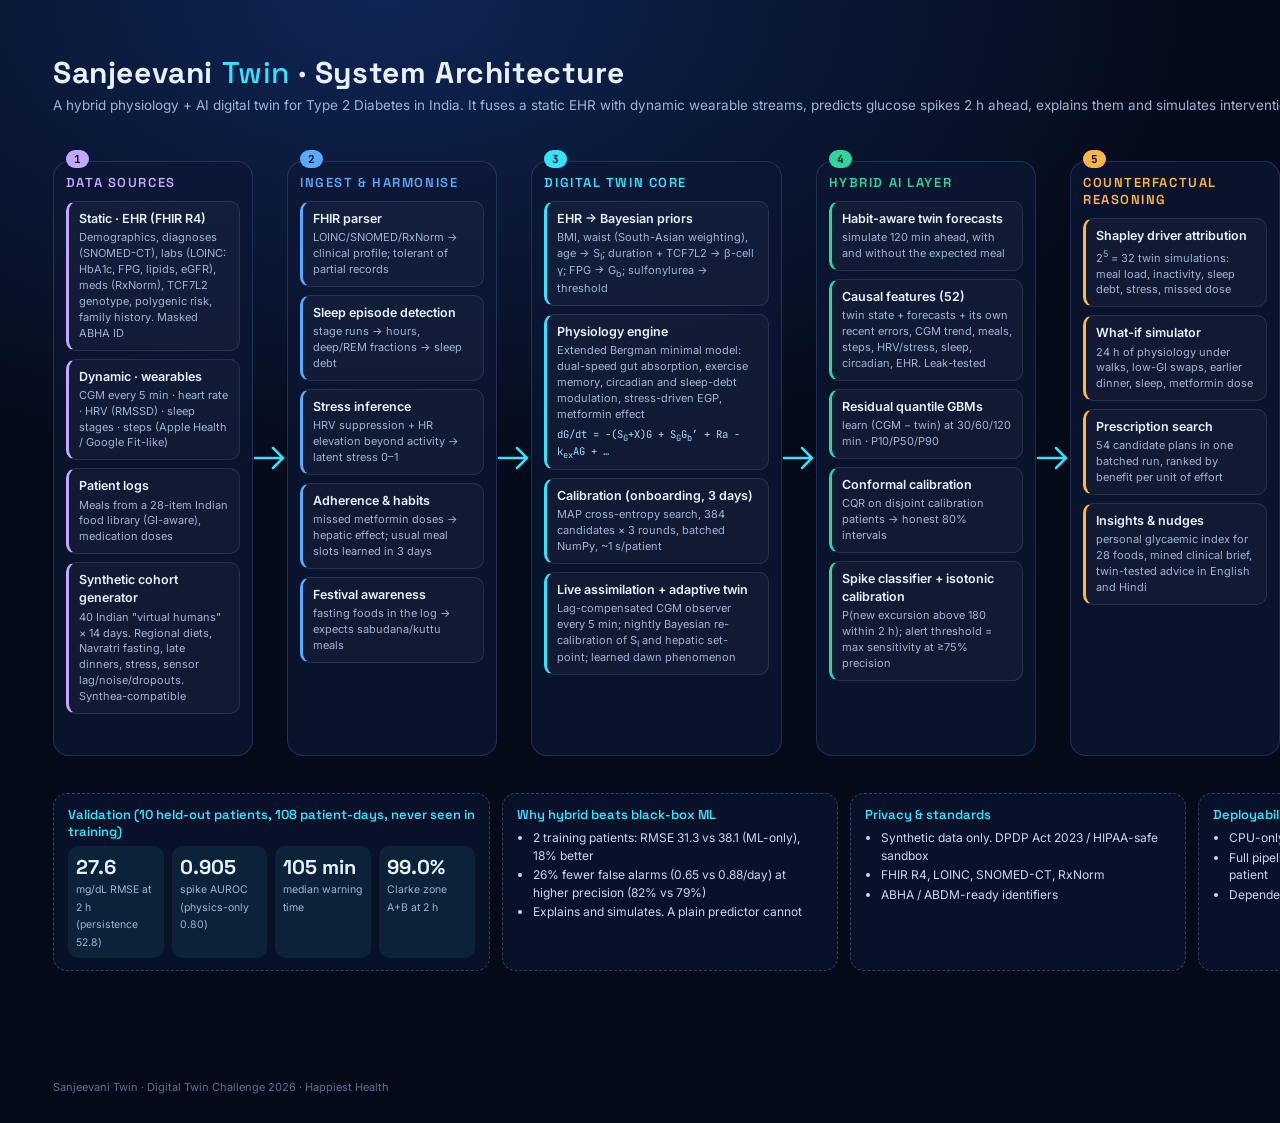
<file: docs/src/architecture.html>
<!doctype html>
<html lang="en">
<head>
<meta charset="utf-8">
<title>Sanjeevani Twin: Architecture</title>
<link href="https://fonts.googleapis.com/css2?family=Inter:wght@400;500;600;700&family=Space+Grotesk:wght@500;600;700&family=JetBrains+Mono:wght@400;600&display=swap" rel="stylesheet">
<style>
  @page { size: 420mm 297mm; margin: 0; }
  * { box-sizing: border-box; -webkit-print-color-adjust: exact; print-color-adjust: exact; }
  body { margin: 0; width: 420mm; height: 297mm; background: radial-gradient(1200px 700px at 30% 0%, #0f2554, #050a18 70%); color: #e8f1ff; font: 12px/1.45 Inter, sans-serif; padding: 14mm 14mm 10mm; position: relative; overflow: hidden; }
  h1 { font: 700 30px "Space Grotesk"; margin: 0; letter-spacing: .02em; }
  h1 span { color: #37e2ff; font-weight: 500; }
  .sub { color: #9fb2d8; font-size: 13.5px; margin-top: 4px; }
  .lanes { display: grid; grid-template-columns: 1fr 34px 1.05fr 34px 1.25fr 34px 1.1fr 34px 1.05fr 34px 1.1fr; margin-top: 12mm; align-items: stretch; }
  .lane { border: 1px solid rgba(130,190,255,.18); border-radius: 16px; background: rgba(13,24,54,.7); padding: 12px; display: flex; flex-direction: column; gap: 8px; position: relative; }
  .lane h2 { font: 600 13px "Space Grotesk"; margin: 0 0 2px; letter-spacing: .12em; text-transform: uppercase; color: var(--c); }
  .lane .n { position: absolute; top: -12px; left: 12px; background: var(--c); color: #04121c; font: 700 11px "JetBrains Mono"; border-radius: 99px; padding: 2px 8px; }
  .box { border: 1px solid rgba(255,255,255,.1); border-left: 3px solid var(--c); border-radius: 10px; padding: 8px 10px; background: rgba(255,255,255,.03); }
  .box b { display: block; font-weight: 600; font-size: 12.5px; }
  .box small { color: #9fb2d8; font-size: 11px; display: block; margin-top: 2px; }
  .arrow { display: grid; place-items: center; }
  .arrow svg { width: 34px; height: 60px; }
  .code { font: 10.5px "JetBrains Mono"; color: #9fd9ff; }
  .bottom { display: grid; grid-template-columns: 1.3fr 1fr 1fr 1fr; gap: 12px; margin-top: 10mm; }
  .panel { border: 1px dashed rgba(130,190,255,.3); border-radius: 14px; padding: 12px 14px; background: rgba(13,24,54,.5); }
  .panel h3 { margin: 0 0 6px; font: 600 13px "Space Grotesk"; color: #37e2ff; }
  .panel ul { margin: 0; padding-left: 16px; color: #c9d6f0; }
  .panel li { margin: 2px 0; }
  .metric { display: grid; grid-template-columns: repeat(4, 1fr); gap: 8px; }
  .metric div { background: rgba(55,226,255,.08); border-radius: 10px; padding: 8px; }
  .metric b { font: 700 20px "Space Grotesk"; display: block; }
  .metric span { color: #9fb2d8; font-size: 10.5px; }
  .foot { position: absolute; bottom: 7mm; left: 14mm; right: 14mm; display: flex; justify-content: space-between; color: #5d6f95; font-size: 11px; }
  .loop { position: absolute; left: 14mm; right: 14mm; top: 128mm; height: 0; }
</style>
</head>
<body>
  <h1>Sanjeevani <span>Twin</span> · System Architecture</h1>
  <div class="sub">A hybrid physiology + AI digital twin for Type 2 Diabetes in India. It fuses a static EHR with dynamic wearable streams, predicts glucose spikes 2 h ahead, explains them and simulates interventions.</div>

  <div class="lanes">
    <div class="lane" style="--c:#c4a7ff"><span class="n">1</span><h2>Data sources</h2>
      <div class="box"><b>Static · EHR (FHIR R4)</b><small>Demographics, diagnoses (SNOMED-CT), labs (LOINC: HbA1c, FPG, lipids, eGFR), meds (RxNorm), TCF7L2 genotype, polygenic risk, family history. Masked ABHA ID</small></div>
      <div class="box"><b>Dynamic · wearables</b><small>CGM every 5 min · heart rate · HRV (RMSSD) · sleep stages · steps (Apple Health / Google Fit-like)</small></div>
      <div class="box"><b>Patient logs</b><small>Meals from a 28-item Indian food library (GI-aware), medication doses</small></div>
      <div class="box"><b>Synthetic cohort generator</b><small>40 Indian "virtual humans" × 14 days. Regional diets, Navratri fasting, late dinners, stress, sensor lag/noise/dropouts. Synthea-compatible</small></div>
    </div>
    <div class="arrow"><svg viewBox="0 0 34 60"><path d="M2 30h26M20 20l10 10-10 10" fill="none" stroke="#37e2ff" stroke-width="2.5" stroke-linecap="round"/></svg></div>
    <div class="lane" style="--c:#5aa9ff"><span class="n">2</span><h2>Ingest &amp; harmonise</h2>
      <div class="box"><b>FHIR parser</b><small>LOINC/SNOMED/RxNorm → clinical profile; tolerant of partial records</small></div>
      <div class="box"><b>Sleep episode detection</b><small>stage runs → hours, deep/REM fractions → sleep debt</small></div>
      <div class="box"><b>Stress inference</b><small>HRV suppression + HR elevation beyond activity → latent stress 0–1</small></div>
      <div class="box"><b>Adherence &amp; habits</b><small>missed metformin doses → hepatic effect; usual meal slots learned in 3 days</small></div>
      <div class="box"><b>Festival awareness</b><small>fasting foods in the log → expects sabudana/kuttu meals</small></div>
    </div>
    <div class="arrow"><svg viewBox="0 0 34 60"><path d="M2 30h26M20 20l10 10-10 10" fill="none" stroke="#37e2ff" stroke-width="2.5" stroke-linecap="round"/></svg></div>
    <div class="lane" style="--c:#37e2ff"><span class="n">3</span><h2>Digital twin core</h2>
      <div class="box"><b>EHR → Bayesian priors</b><small>BMI, waist (South-Asian weighting), age → S<sub>I</sub>; duration + TCF7L2 → β-cell γ; FPG → G<sub>b</sub>; sulfonylurea → threshold</small></div>
      <div class="box"><b>Physiology engine</b><small>Extended Bergman minimal model: dual-speed gut absorption, exercise memory, circadian and sleep-debt modulation, stress-driven EGP, metformin effect</small>
        <div class="code" style="margin-top:4px">dG/dt = −(S<sub>G</sub>+X)G + S<sub>G</sub>G<sub>b</sub>′ + Ra − k<sub>ex</sub>AG + …</div></div>
      <div class="box"><b>Calibration (onboarding, 3 days)</b><small>MAP cross-entropy search, 384 candidates × 3 rounds, batched NumPy, ~1 s/patient</small></div>
      <div class="box"><b>Live assimilation + adaptive twin</b><small>Lag-compensated CGM observer every 5 min; nightly Bayesian re-calibration of S<sub>I</sub> and hepatic set-point; learned dawn phenomenon</small></div>
    </div>
    <div class="arrow"><svg viewBox="0 0 34 60"><path d="M2 30h26M20 20l10 10-10 10" fill="none" stroke="#37e2ff" stroke-width="2.5" stroke-linecap="round"/></svg></div>
    <div class="lane" style="--c:#2fd59a"><span class="n">4</span><h2>Hybrid AI layer</h2>
      <div class="box"><b>Habit-aware twin forecasts</b><small>simulate 120 min ahead, with and without the expected meal</small></div>
      <div class="box"><b>Causal features (52)</b><small>twin state + forecasts + its own recent errors, CGM trend, meals, steps, HRV/stress, sleep, circadian, EHR. Leak-tested</small></div>
      <div class="box"><b>Residual quantile GBMs</b><small>learn (CGM − twin) at 30/60/120 min · P10/P50/P90</small></div>
      <div class="box"><b>Conformal calibration</b><small>CQR on disjoint calibration patients → honest 80% intervals</small></div>
      <div class="box"><b>Spike classifier + isotonic calibration</b><small>P(new excursion above 180 within 2 h); alert threshold = max sensitivity at ≥75% precision</small></div>
    </div>
    <div class="arrow"><svg viewBox="0 0 34 60"><path d="M2 30h26M20 20l10 10-10 10" fill="none" stroke="#37e2ff" stroke-width="2.5" stroke-linecap="round"/></svg></div>
    <div class="lane" style="--c:#ffb547"><span class="n">5</span><h2>Counterfactual reasoning</h2>
      <div class="box"><b>Shapley driver attribution</b><small>2<sup>5</sup> = 32 twin simulations: meal load, inactivity, sleep debt, stress, missed dose</small></div>
      <div class="box"><b>What-if simulator</b><small>24 h of physiology under walks, low-GI swaps, earlier dinner, sleep, metformin dose</small></div>
      <div class="box"><b>Prescription search</b><small>54 candidate plans in one batched run, ranked by benefit per unit of effort</small></div>
      <div class="box"><b>Insights &amp; nudges</b><small>personal glycaemic index for 28 foods, mined clinical brief, twin-tested advice in English and Hindi</small></div>
    </div>
    <div class="arrow"><svg viewBox="0 0 34 60"><path d="M2 30h26M20 20l10 10-10 10" fill="none" stroke="#37e2ff" stroke-width="2.5" stroke-linecap="round"/></svg></div>
    <div class="lane" style="--c:#ff5fae"><span class="n">6</span><h2>Clinician experience</h2>
      <div class="box"><b>Clinic triage</b><small>40 live twins ranked by predicted risk and time to event</small></div>
      <div class="box"><b>3D holographic twin</b><small>organs glow with live state (insulin, gut, liver, HR, stress, muscle); glucose-coloured blood flow; data streams fuse in</small></div>
      <div class="box"><b>Spike countdown + drivers</b><small>ETA, peak, interval, Shapley bars</small></div>
      <div class="box"><b>Ghost twin · What-If Lab</b><small>two futures side by side in 3D, time-lapsed and synced to the chart; 54 futures visualised</small></div><div class="box"><b>FHIR in &amp; out · Model card · Guided tour</b><small>RiskAssessment export, track record, validation transparency</small></div>
      <div class="box"><b>Stdlib Python API</b><small>/cohort /patient /whatif /optimise /insights /fhir /fhir-out /metrics</small></div>
    </div>
  </div>

  <div class="bottom">
    <div class="panel"><h3>Validation (10 held-out patients, 108 patient-days, never seen in training)</h3>
      <div class="metric">
        <div><b>27.6</b><span>mg/dL RMSE at 2 h (persistence 52.8)</span></div>
        <div><b>0.905</b><span>spike AUROC (physics-only 0.80)</span></div>
        <div><b>105 min</b><span>median warning time</span></div>
        <div><b>99.0%</b><span>Clarke zone A+B at 2 h</span></div>
      </div></div>
    <div class="panel"><h3>Why hybrid beats black-box ML</h3><ul>
      <li>2 training patients: RMSE 31.3 vs 38.1 (ML-only), 18% better</li>
      <li>26% fewer false alarms (0.65 vs 0.88/day) at higher precision (82% vs 79%)</li>
      <li>Explains and simulates. A plain predictor cannot</li></ul></div>
    <div class="panel"><h3>Privacy &amp; standards</h3><ul>
      <li>Synthetic data only. DPDP Act 2023 / HIPAA-safe sandbox</li>
      <li>FHIR R4, LOINC, SNOMED-CT, RxNorm</li>
      <li>ABHA / ABDM-ready identifiers</li></ul></div>
    <div class="panel"><h3>Deployability</h3><ul>
      <li>CPU-only, runs on a laptop; no GPU or cloud</li>
      <li>Full pipeline in ~5 min; inference &lt; 50 ms per patient</li>
      <li>Dependencies: numpy, scipy, pandas, scikit-learn</li></ul></div>
  </div>
  <div class="foot"><span>Sanjeevani Twin · Digital Twin Challenge 2026 · Happiest Health</span><span>Open source · MIT License</span></div>
</body>
</html>
</file>
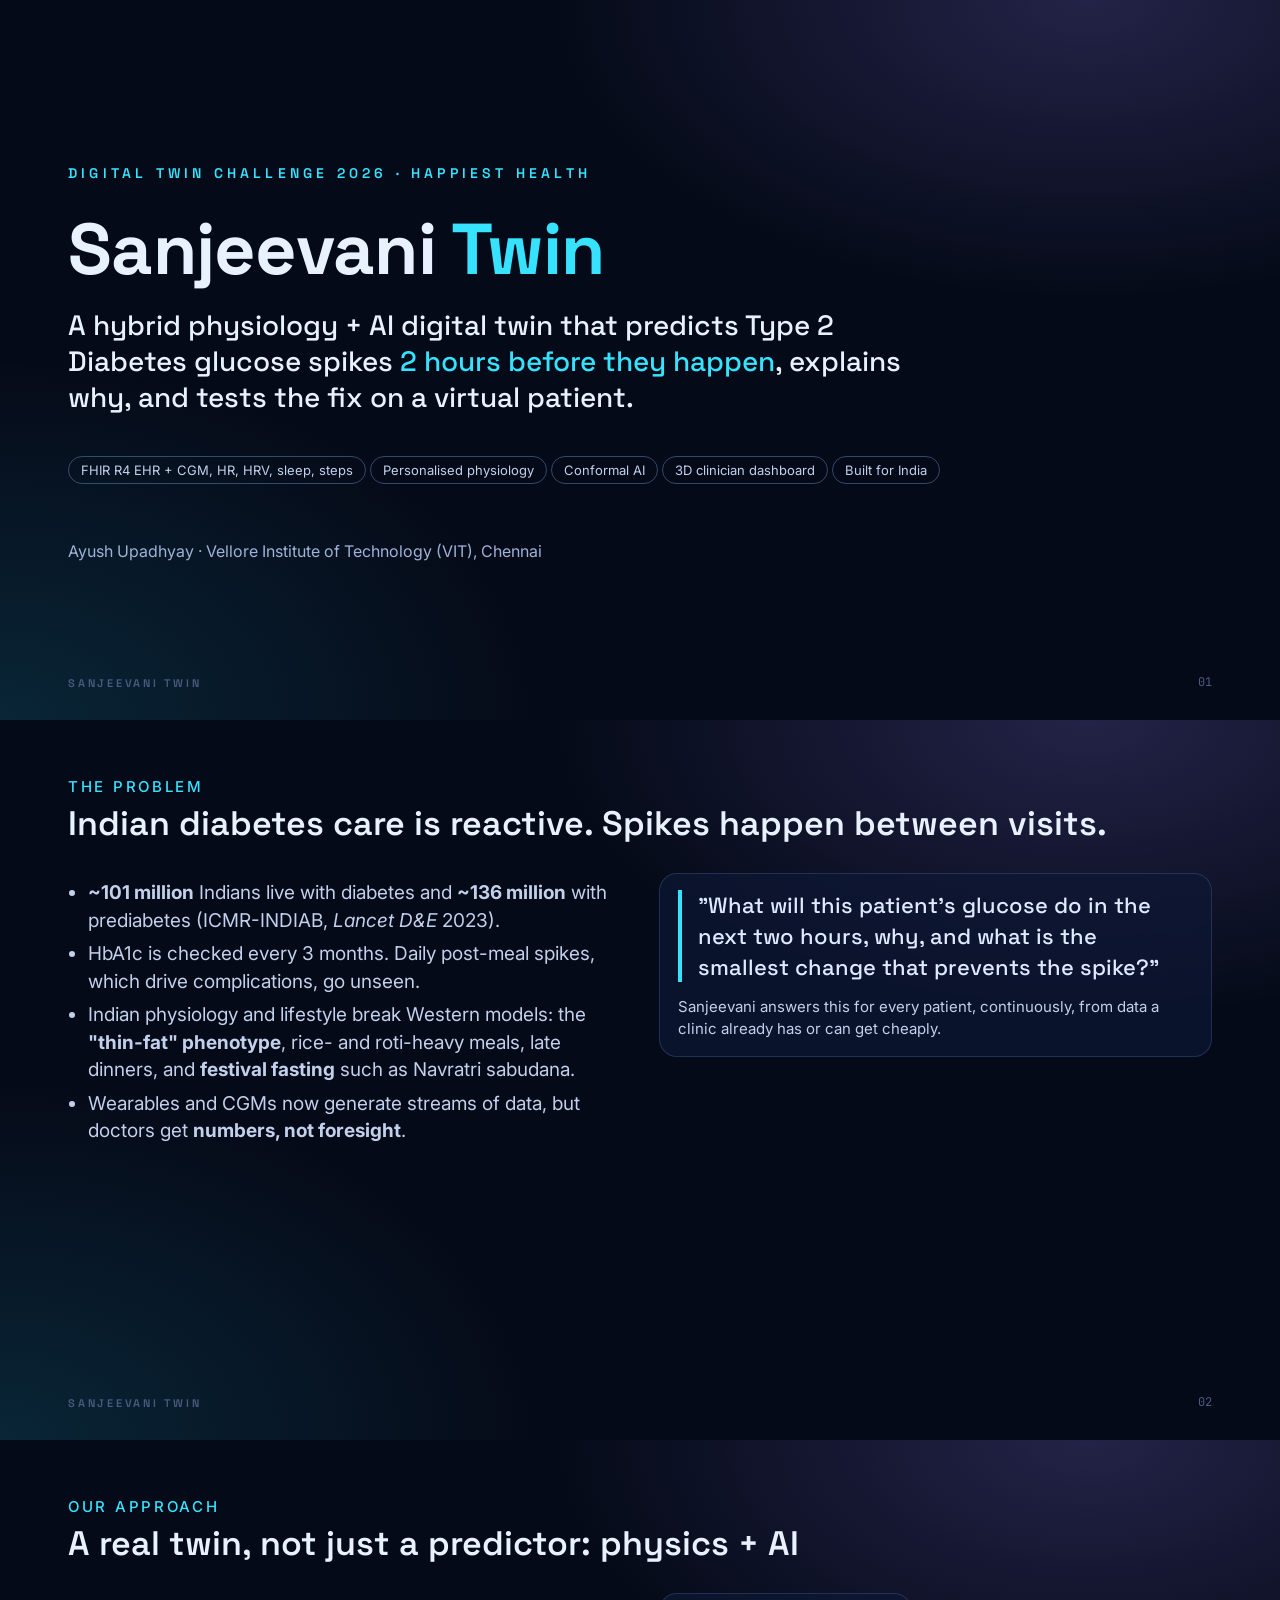
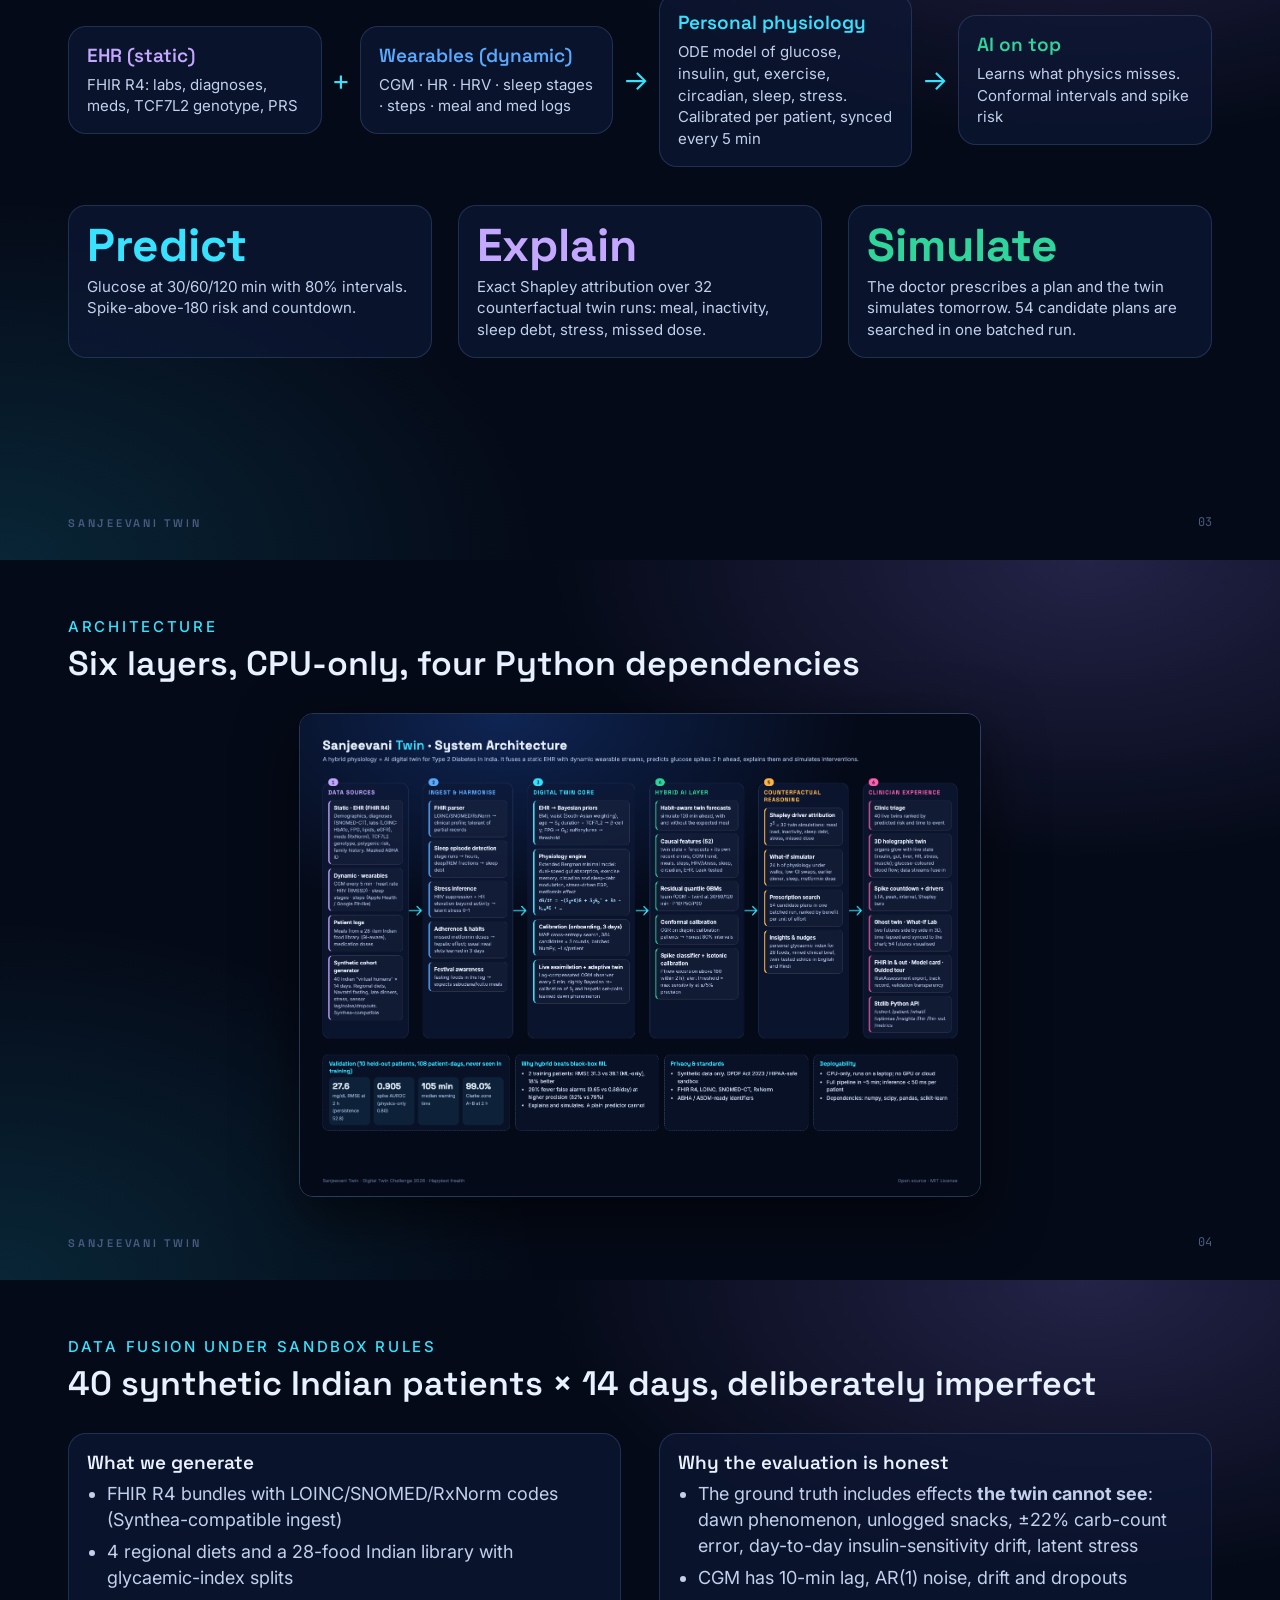
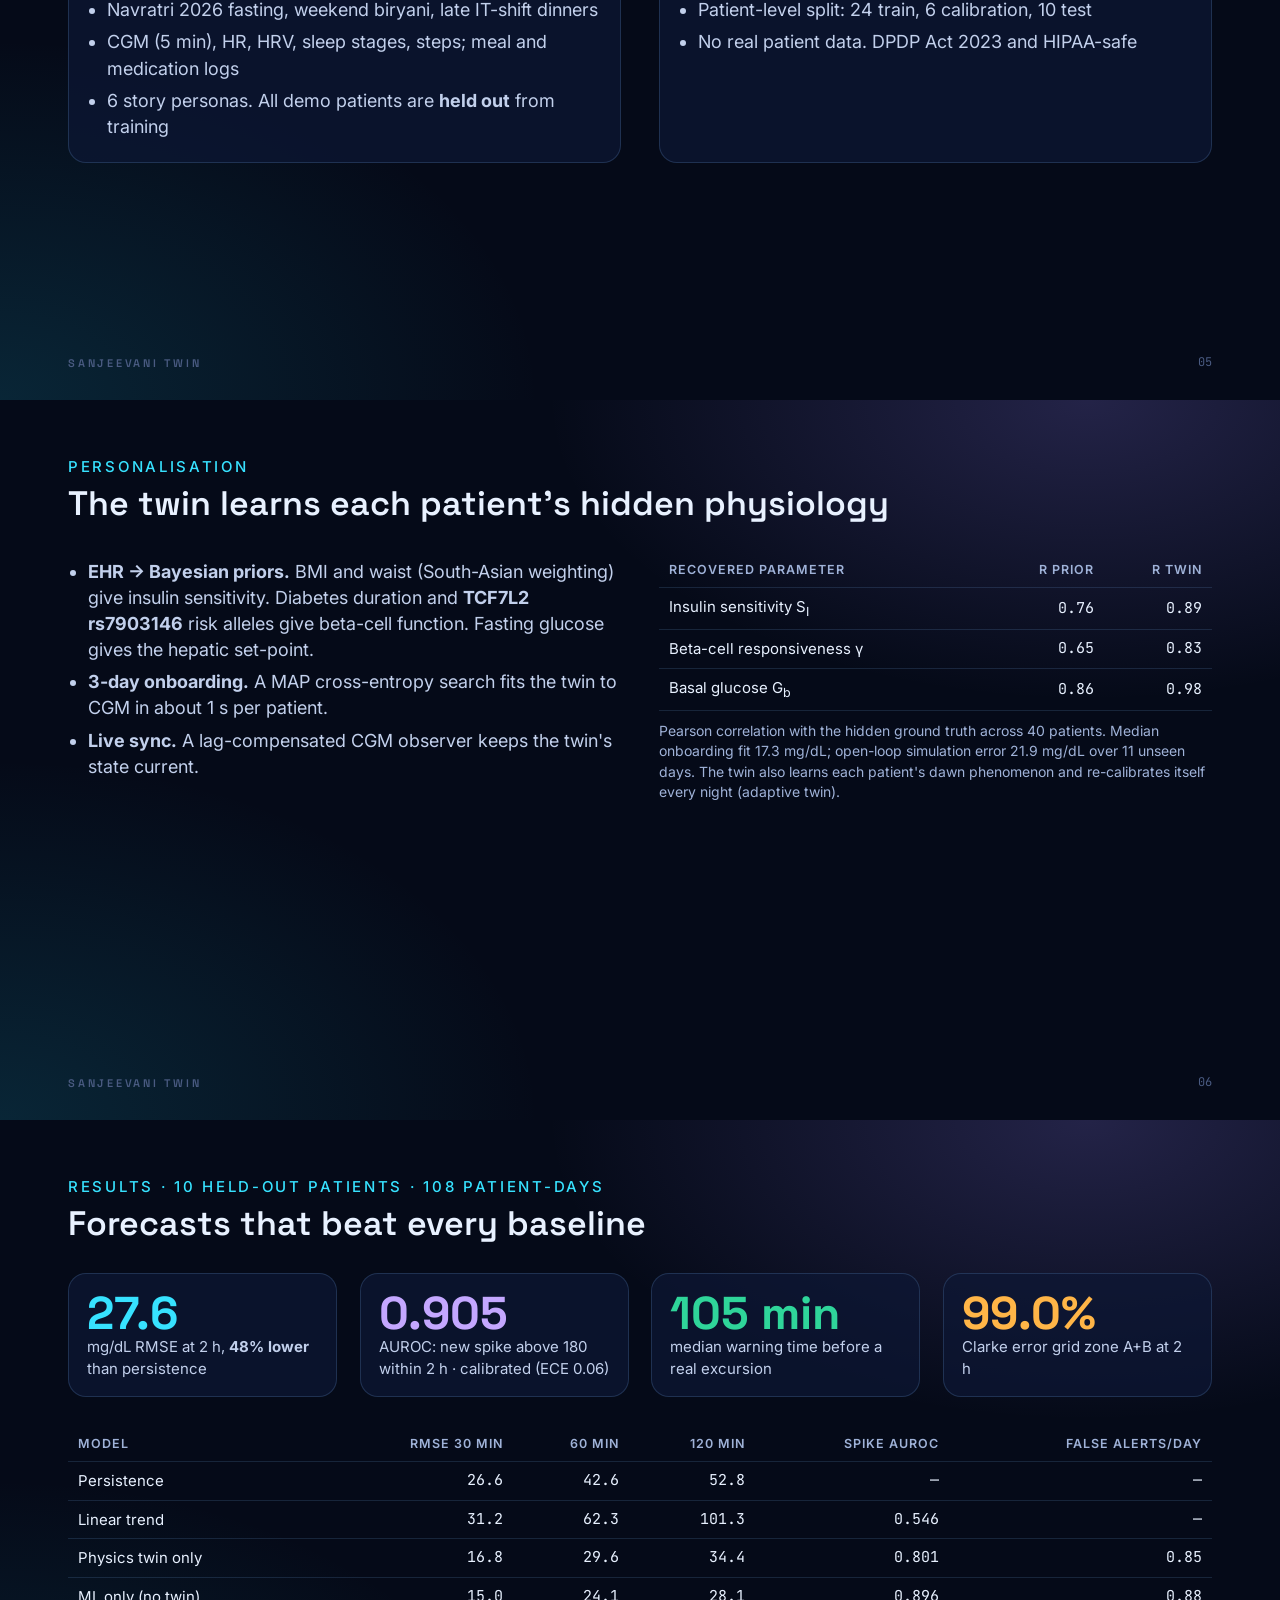
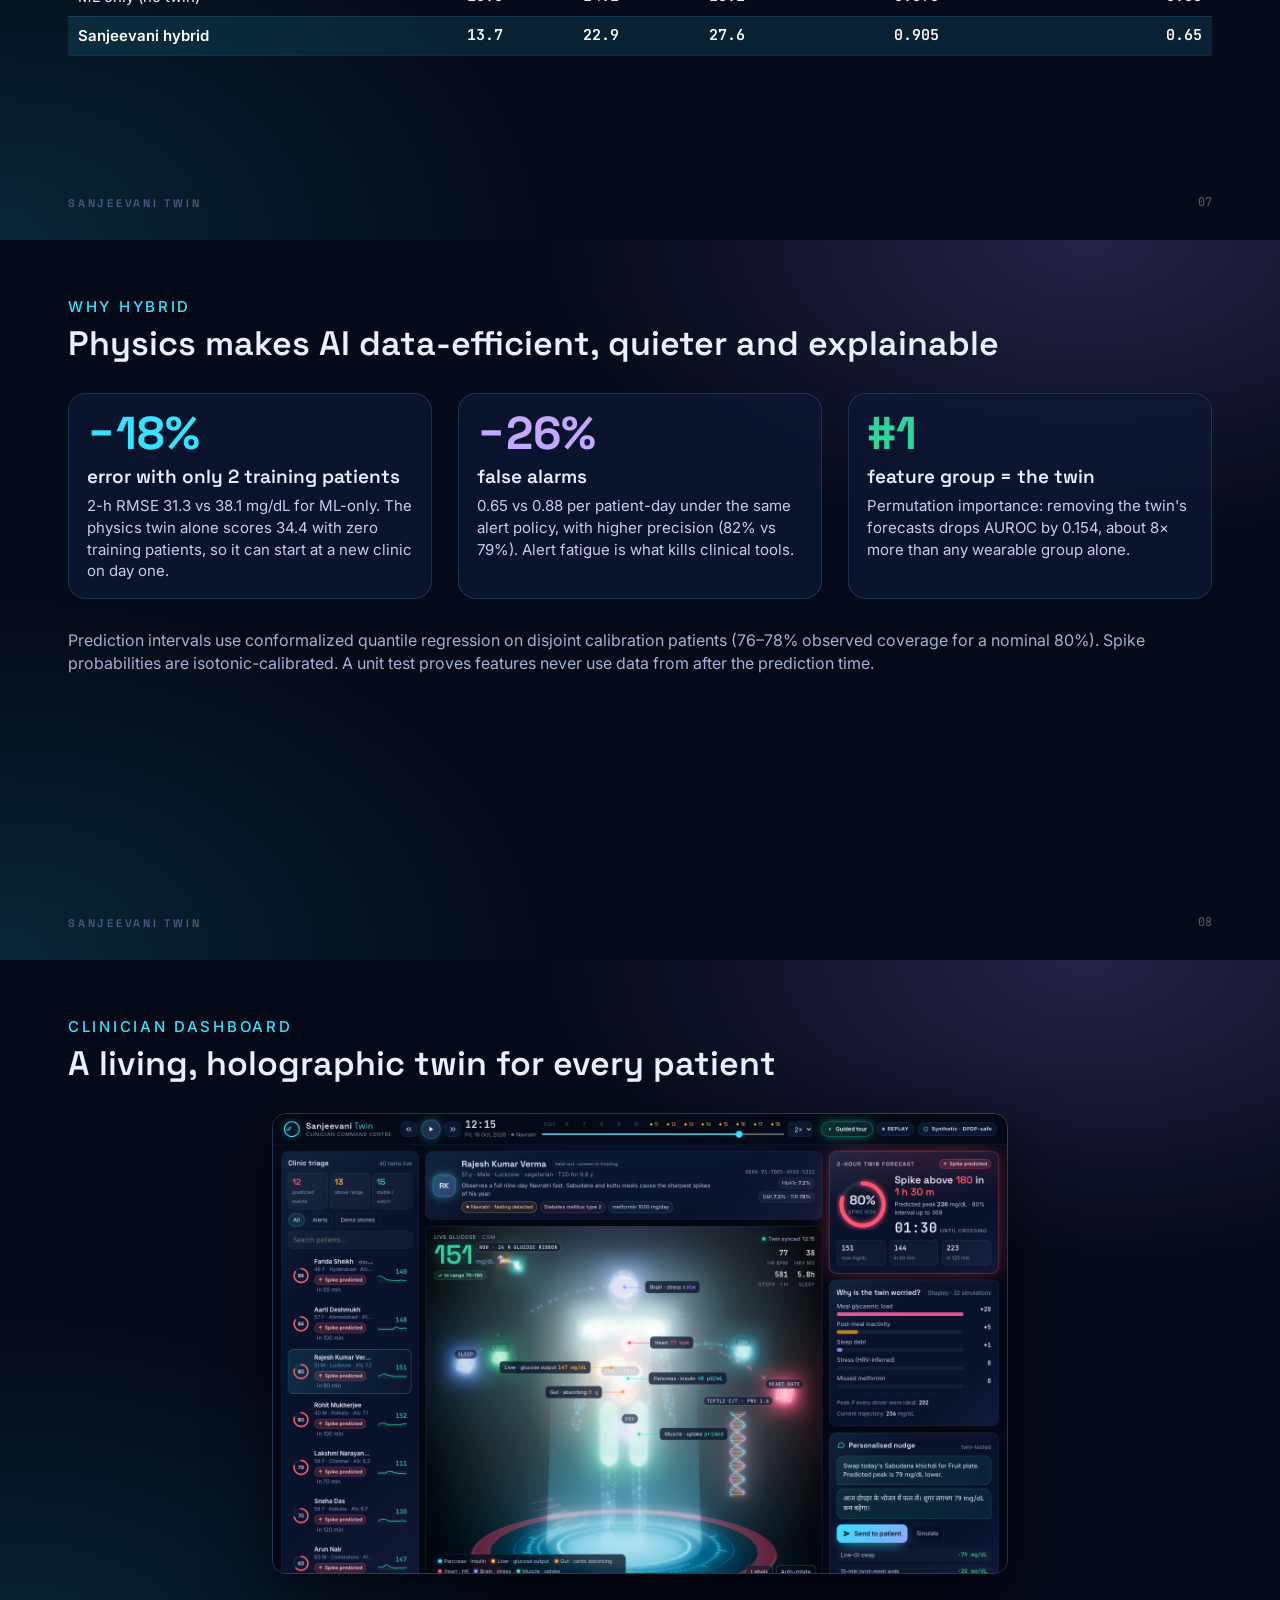
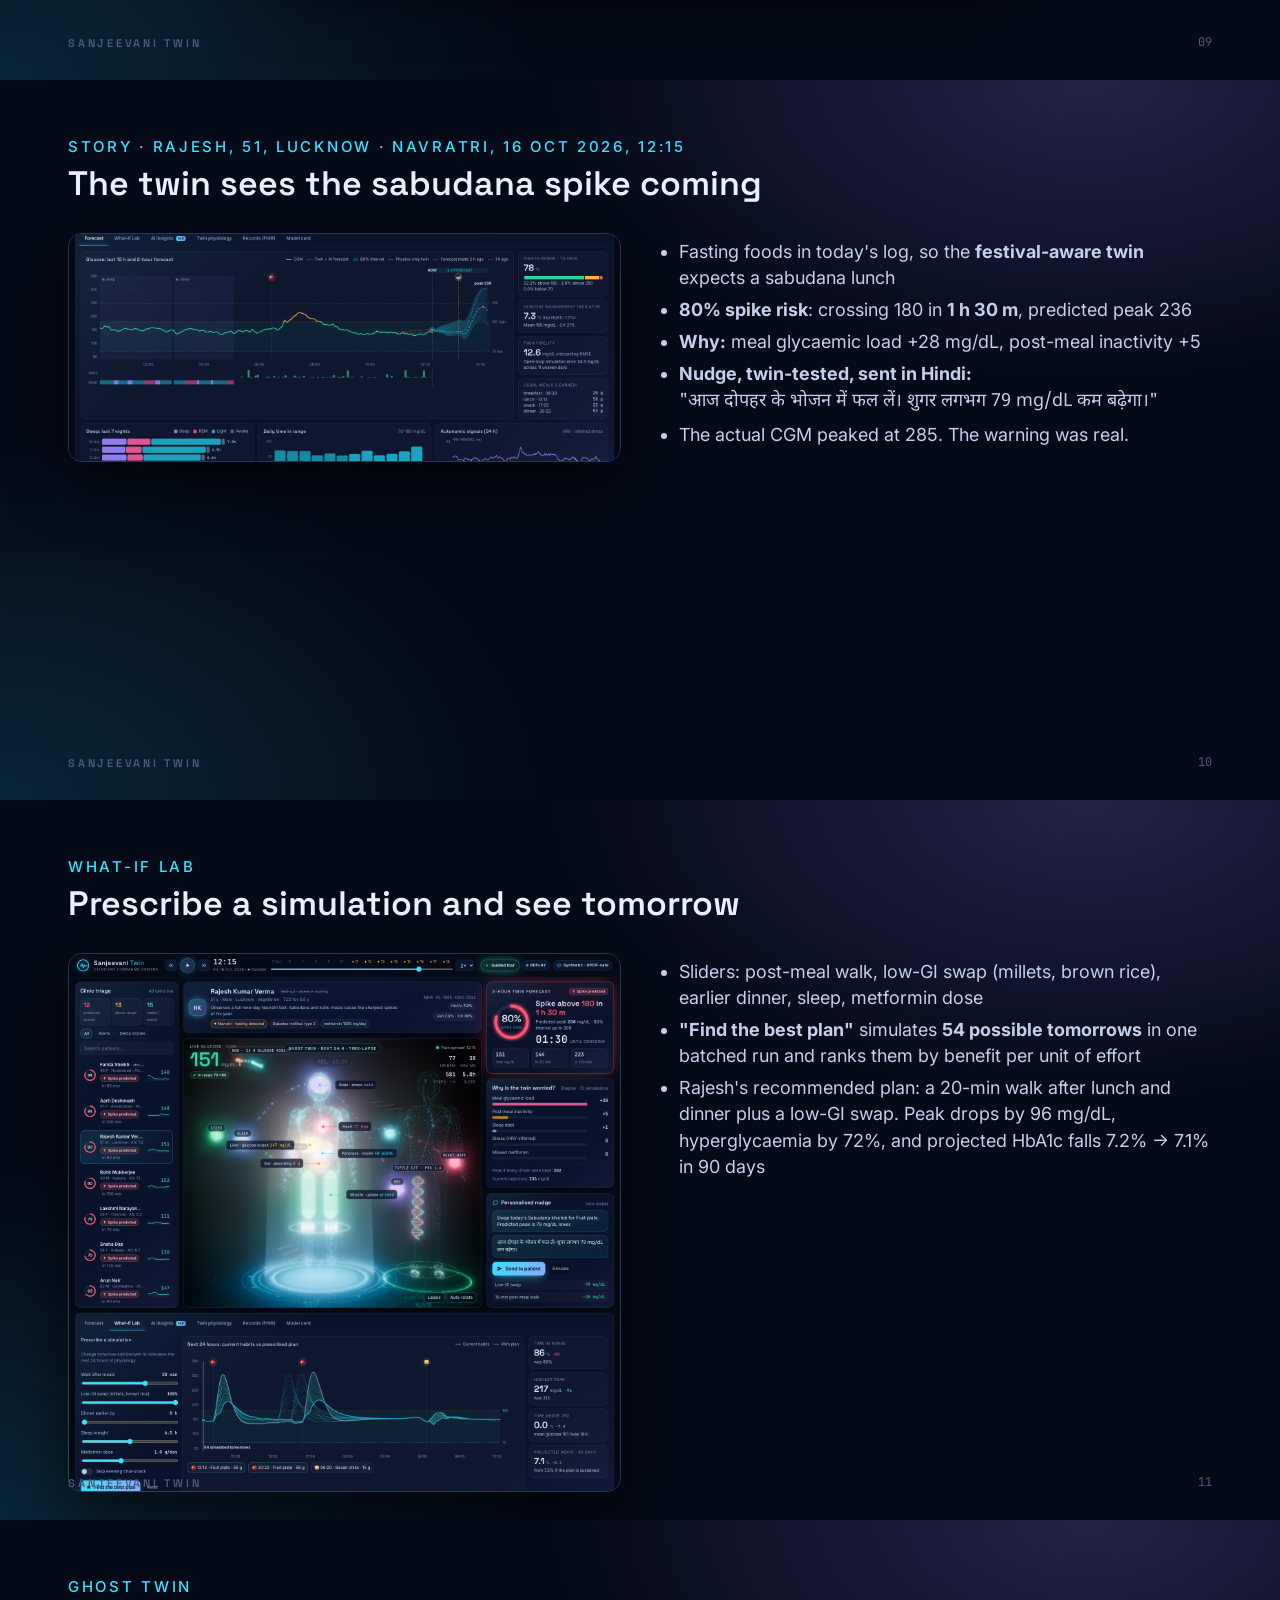
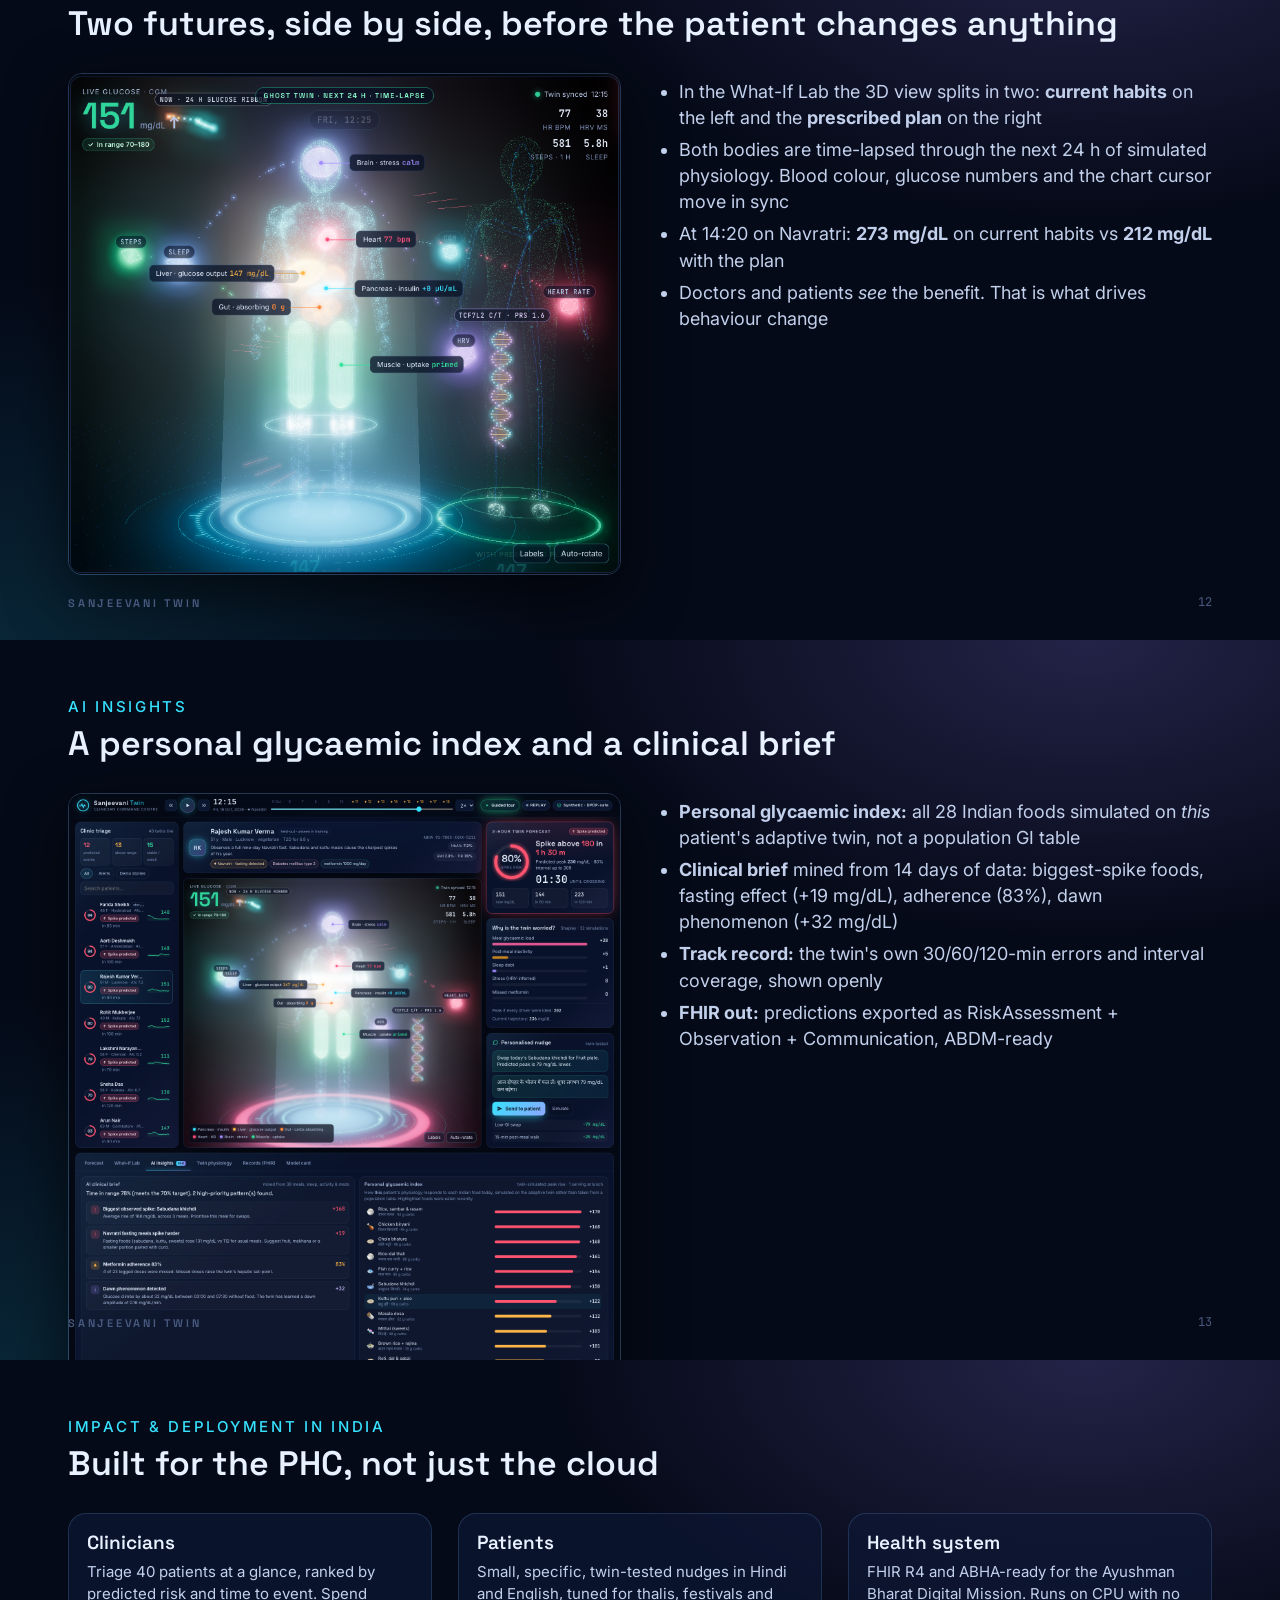
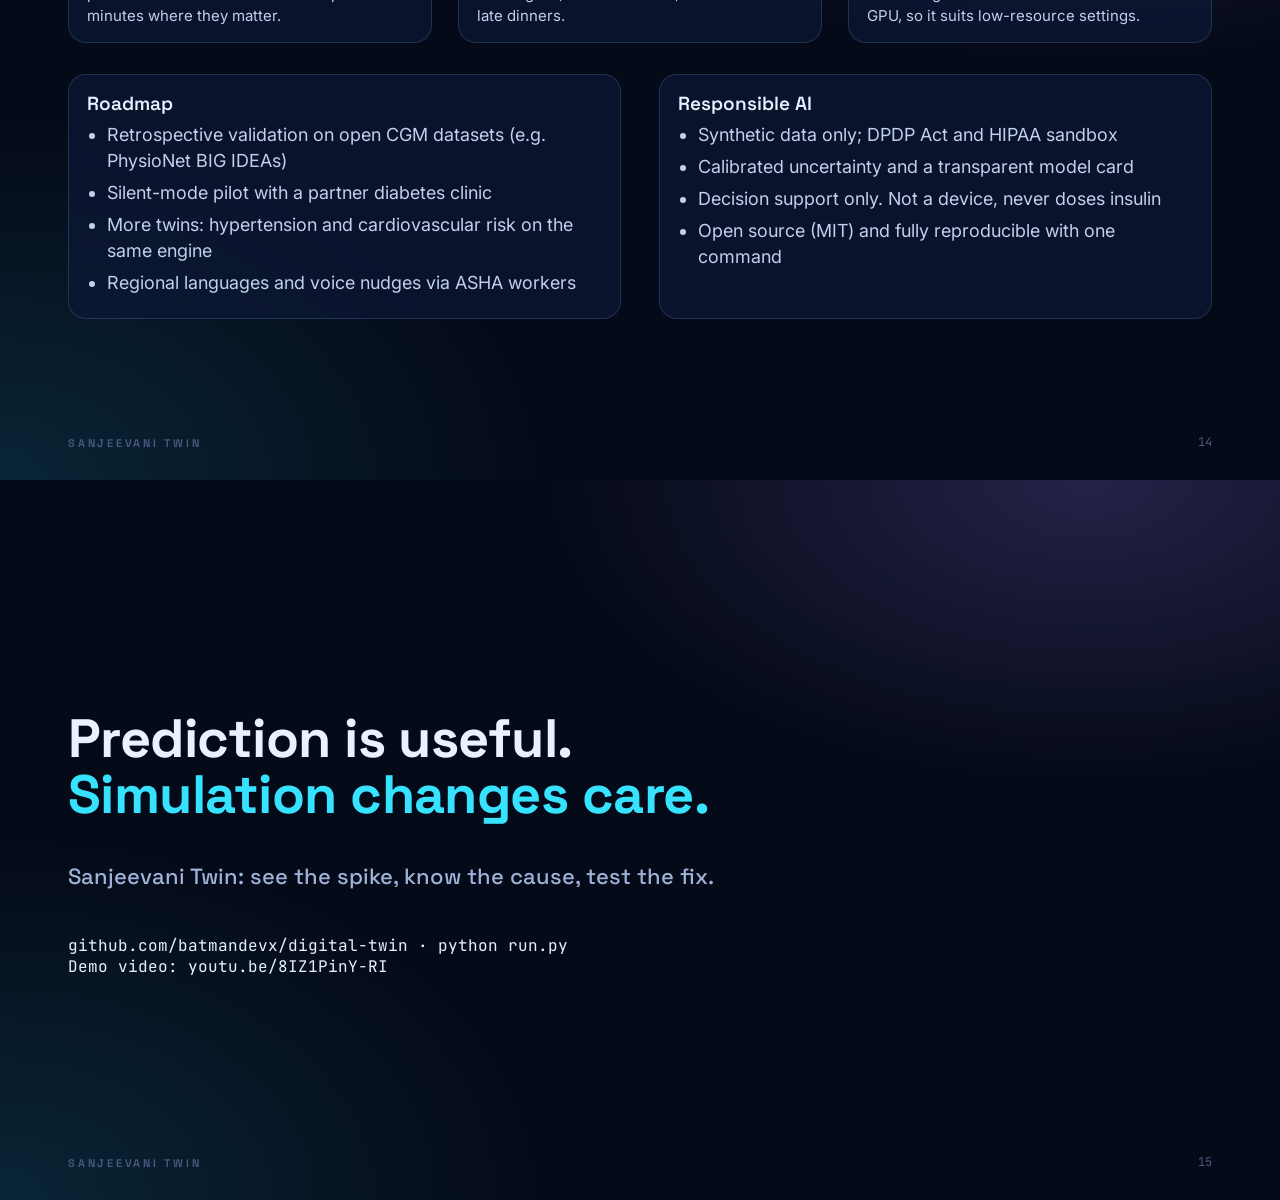
<file: docs/src/presentation.html>
<!doctype html>
<html lang="en">
<head>
<meta charset="utf-8">
<title>Sanjeevani Twin: Presentation</title>
<link href="https://fonts.googleapis.com/css2?family=Inter:wght@400;500;600;700&family=Space+Grotesk:wght@400;500;600;700&family=JetBrains+Mono:wght@400;600&family=Noto+Sans+Devanagari:wght@500&display=swap" rel="stylesheet">
<style>
  @page { size: 338.67mm 190.5mm; margin: 0; }
  * { box-sizing: border-box; -webkit-print-color-adjust: exact; print-color-adjust: exact; }
  body { margin: 0; background: #050a18; color: #e8f1ff; font: 18px/1.45 Inter, sans-serif; }
  .slide { width: 338.67mm; height: 190.5mm; padding: 15mm 18mm 13mm; position: relative; overflow: hidden; page-break-after: always;
    background: radial-gradient(900px 500px at 85% 0%, rgba(143,124,240,.22), transparent 60%), radial-gradient(900px 600px at 0% 100%, rgba(26,163,192,.18), transparent 60%), #050a18; }
  .slide::after { content: attr(data-n); position: absolute; right: 18mm; bottom: 8mm; font: 12px "JetBrains Mono"; color: #4a5b82; }
  .slide::before { content: "SANJEEVANI TWIN"; position: absolute; left: 18mm; bottom: 8mm; font: 600 11px "Space Grotesk"; letter-spacing: .25em; color: #4a5b82; }
  h1 { font: 700 54px/1.05 "Space Grotesk"; margin: 0; letter-spacing: -.01em; }
  h2 { font: 600 34px/1.15 "Space Grotesk"; margin: 0 0 8mm; }
  h2 small { display: block; font: 500 15px Inter; color: #37e2ff; letter-spacing: .18em; text-transform: uppercase; margin-bottom: 8px; }
  .accent { color: #37e2ff; }
  .muted { color: #9fb2d8; }
  .grid2 { display: grid; grid-template-columns: 1fr 1fr; gap: 10mm; }
  .grid3 { display: grid; grid-template-columns: repeat(3, 1fr); gap: 7mm; }
  .grid4 { display: grid; grid-template-columns: repeat(4, 1fr); gap: 6mm; }
  .card { border: 1px solid rgba(130,190,255,.18); border-radius: 18px; padding: 16px 18px; background: rgba(13,24,54,.7); }
  .card h3 { margin: 0 0 6px; font: 600 19px "Space Grotesk"; }
  .card p { margin: 0; color: #c2d0ec; font-size: 15px; }
  .big { font: 700 46px/1 "Space Grotesk"; color: #37e2ff; }
  .big.p { color: #c4a7ff; } .big.g { color: #2fd59a; } .big.a { color: #ffb547; }
  ul.clean { margin: 0; padding-left: 20px; color: #c2d0ec; }
  ul.clean li { margin: 6px 0; }
  img.shot { width: 100%; border-radius: 14px; border: 1px solid rgba(130,190,255,.25); box-shadow: 0 20px 60px rgba(0,0,0,.6); display: block; }
  table { width: 100%; border-collapse: collapse; font-size: 15px; }
  th, td { padding: 8px 10px; border-bottom: 1px solid rgba(130,190,255,.15); text-align: right; }
  th:first-child, td:first-child { text-align: left; }
  th { color: #9fb2d8; font-weight: 600; font-size: 12.5px; letter-spacing: .08em; text-transform: uppercase; }
  td { font-family: "JetBrains Mono"; }
  td:first-child { font-family: Inter; }
  tr.ours td { background: rgba(26,163,192,.16); color: #fff; font-weight: 600; }
  .pill { display: inline-block; border: 1px solid rgba(130,190,255,.35); border-radius: 99px; padding: 4px 12px; font-size: 13px; margin: 3px 4px 3px 0; color: #c2d0ec; }
  .quote { font: 500 22px/1.4 "Space Grotesk"; border-left: 4px solid #37e2ff; padding-left: 16px; color: #dfe9ff; }
  .hi { font-family: "Noto Sans Devanagari"; }
  .flow { display: flex; align-items: center; gap: 10px; }
  .flow .card { flex: 1; }
  .flow .ar { color: #37e2ff; font-size: 28px; }
</style>
</head>
<body>

<section class="slide" data-n="01" style="display:flex;flex-direction:column;justify-content:center">
  <div class="muted" style="letter-spacing:.3em;font:600 14px 'Space Grotesk';color:#37e2ff">DIGITAL TWIN CHALLENGE 2026 · HAPPIEST HEALTH</div>
  <h1 style="margin-top:8mm;font-size:72px">Sanjeevani <span class="accent">Twin</span></h1>
  <div style="font:500 28px 'Space Grotesk';margin-top:5mm;max-width:230mm">A hybrid physiology + AI digital twin that predicts Type 2 Diabetes glucose spikes <span class="accent">2 hours before they happen</span>, explains why, and tests the fix on a virtual patient.</div>
  <div style="margin-top:10mm"><span class="pill">FHIR R4 EHR + CGM, HR, HRV, sleep, steps</span><span class="pill">Personalised physiology</span><span class="pill">Conformal AI</span><span class="pill">3D clinician dashboard</span><span class="pill">Built for India</span></div>
  <div class="muted" style="margin-top:14mm;font-size:16px">Ayush Upadhyay · Vellore Institute of Technology (VIT), Chennai</div>
</section>

<section class="slide" data-n="02">
  <h2><small>The problem</small>Indian diabetes care is reactive. Spikes happen between visits.</h2>
  <div class="grid2">
    <div>
      <ul class="clean" style="font-size:19px">
        <li><b>~101 million</b> Indians live with diabetes and <b>~136 million</b> with prediabetes (ICMR-INDIAB, <i>Lancet D&amp;E</i> 2023).</li>
        <li>HbA1c is checked every 3 months. Daily post-meal spikes, which drive complications, go unseen.</li>
        <li>Indian physiology and lifestyle break Western models: the <b>"thin-fat" phenotype</b>, rice- and roti-heavy meals, late dinners, and <b>festival fasting</b> such as Navratri sabudana.</li>
        <li>Wearables and CGMs now generate streams of data, but doctors get <b>numbers, not foresight</b>.</li>
      </ul>
    </div>
    <div class="card" style="align-self:start">
      <div class="quote">"What will this patient's glucose do in the next two hours, why, and what is the smallest change that prevents the spike?"</div>
      <p style="margin-top:14px">Sanjeevani answers this for every patient, continuously, from data a clinic already has or can get cheaply.</p>
    </div>
  </div>
</section>

<section class="slide" data-n="03">
  <h2><small>Our approach</small>A real twin, not just a predictor: physics + AI</h2>
  <div class="flow">
    <div class="card"><h3 style="color:#c4a7ff">EHR (static)</h3><p>FHIR R4: labs, diagnoses, meds, TCF7L2 genotype, PRS</p></div><div class="ar">+</div>
    <div class="card"><h3 style="color:#5aa9ff">Wearables (dynamic)</h3><p>CGM · HR · HRV · sleep stages · steps · meal and med logs</p></div><div class="ar">→</div>
    <div class="card"><h3 style="color:#37e2ff">Personal physiology</h3><p>ODE model of glucose, insulin, gut, exercise, circadian, sleep, stress. Calibrated per patient, synced every 5 min</p></div><div class="ar">→</div>
    <div class="card"><h3 style="color:#2fd59a">AI on top</h3><p>Learns what physics misses. Conformal intervals and spike risk</p></div>
  </div>
  <div class="grid3" style="margin-top:10mm">
    <div class="card"><div class="big">Predict</div><p style="margin-top:8px">Glucose at 30/60/120 min with 80% intervals. Spike-above-180 risk and countdown.</p></div>
    <div class="card"><div class="big p">Explain</div><p style="margin-top:8px">Exact Shapley attribution over 32 counterfactual twin runs: meal, inactivity, sleep debt, stress, missed dose.</p></div>
    <div class="card"><div class="big g">Simulate</div><p style="margin-top:8px">The doctor prescribes a plan and the twin simulates tomorrow. 54 candidate plans are searched in one batched run.</p></div>
  </div>
</section>

<section class="slide" data-n="04">
  <h2><small>Architecture</small>Six layers, CPU-only, four Python dependencies</h2>
  <img class="shot" src="../images/architecture.png" style="height:128mm;width:auto;margin:0 auto">
</section>

<section class="slide" data-n="05">
  <h2><small>Data fusion under sandbox rules</small>40 synthetic Indian patients × 14 days, deliberately imperfect</h2>
  <div class="grid2">
    <div class="card"><h3>What we generate</h3><ul class="clean">
      <li>FHIR R4 bundles with LOINC/SNOMED/RxNorm codes (Synthea-compatible ingest)</li>
      <li>4 regional diets and a 28-food Indian library with glycaemic-index splits</li>
      <li>Navratri 2026 fasting, weekend biryani, late IT-shift dinners</li>
      <li>CGM (5 min), HR, HRV, sleep stages, steps; meal and medication logs</li>
      <li>6 story personas. All demo patients are <b>held out</b> from training</li></ul></div>
    <div class="card"><h3>Why the evaluation is honest</h3><ul class="clean">
      <li>The ground truth includes effects <b>the twin cannot see</b>: dawn phenomenon, unlogged snacks, ±22% carb-count error, day-to-day insulin-sensitivity drift, latent stress</li>
      <li>CGM has 10-min lag, AR(1) noise, drift and dropouts</li>
      <li>Patient-level split: 24 train, 6 calibration, 10 test</li>
      <li>No real patient data. DPDP Act 2023 and HIPAA-safe</li></ul></div>
  </div>
</section>

<section class="slide" data-n="06">
  <h2><small>Personalisation</small>The twin learns each patient's hidden physiology</h2>
  <div class="grid2">
    <div>
      <ul class="clean" style="font-size:18px">
        <li><b>EHR → Bayesian priors.</b> BMI and waist (South-Asian weighting) give insulin sensitivity. Diabetes duration and <b>TCF7L2 rs7903146</b> risk alleles give beta-cell function. Fasting glucose gives the hepatic set-point.</li>
        <li><b>3-day onboarding.</b> A MAP cross-entropy search fits the twin to CGM in about 1 s per patient.</li>
        <li><b>Live sync.</b> A lag-compensated CGM observer keeps the twin's state current.</li>
      </ul>
    </div>
    <div>
      <table><thead><tr><th>Recovered parameter</th><th>r prior</th><th>r twin</th></tr></thead><tbody>
        <tr><td>Insulin sensitivity S<sub>I</sub></td><td>0.76</td><td>0.89</td></tr>
        <tr><td>Beta-cell responsiveness γ</td><td>0.65</td><td>0.83</td></tr>
        <tr><td>Basal glucose G<sub>b</sub></td><td>0.86</td><td>0.98</td></tr></tbody></table>
      <p class="muted" style="font-size:14px;margin-top:10px">Pearson correlation with the hidden ground truth across 40 patients. Median onboarding fit 17.3 mg/dL; open-loop simulation error 21.9 mg/dL over 11 unseen days. The twin also learns each patient's dawn phenomenon and re-calibrates itself every night (adaptive twin).</p>
    </div>
  </div>
</section>

<section class="slide" data-n="07">
  <h2><small>Results · 10 held-out patients · 108 patient-days</small>Forecasts that beat every baseline</h2>
  <div class="grid4" style="margin-bottom:8mm">
    <div class="card"><div class="big">27.6</div><p>mg/dL RMSE at 2 h, <b>48% lower</b> than persistence</p></div>
    <div class="card"><div class="big p">0.905</div><p>AUROC: new spike above 180 within 2 h · calibrated (ECE 0.06)</p></div>
    <div class="card"><div class="big g">105 min</div><p>median warning time before a real excursion</p></div>
    <div class="card"><div class="big a">99.0%</div><p>Clarke error grid zone A+B at 2 h</p></div>
  </div>
  <table><thead><tr><th>Model</th><th>RMSE 30 min</th><th>60 min</th><th>120 min</th><th>Spike AUROC</th><th>False alerts/day</th></tr></thead><tbody>
    <tr><td>Persistence</td><td>26.6</td><td>42.6</td><td>52.8</td><td>—</td><td>—</td></tr>
    <tr><td>Linear trend</td><td>31.2</td><td>62.3</td><td>101.3</td><td>0.546</td><td>—</td></tr>
    <tr><td>Physics twin only</td><td>16.8</td><td>29.6</td><td>34.4</td><td>0.801</td><td>0.85</td></tr>
    <tr><td>ML only (no twin)</td><td>15.0</td><td>24.1</td><td>28.1</td><td>0.896</td><td>0.88</td></tr>
    <tr class="ours"><td>Sanjeevani hybrid</td><td>13.7</td><td>22.9</td><td>27.6</td><td>0.905</td><td>0.65</td></tr></tbody></table>
</section>

<section class="slide" data-n="08">
  <h2><small>Why hybrid</small>Physics makes AI data-efficient, quieter and explainable</h2>
  <div class="grid3">
    <div class="card"><div class="big">−18%</div><h3 style="margin-top:8px">error with only 2 training patients</h3><p>2-h RMSE 31.3 vs 38.1 mg/dL for ML-only. The physics twin alone scores 34.4 with zero training patients, so it can start at a new clinic on day one.</p></div>
    <div class="card"><div class="big p">−26%</div><h3 style="margin-top:8px">false alarms</h3><p>0.65 vs 0.88 per patient-day under the same alert policy, with higher precision (82% vs 79%). Alert fatigue is what kills clinical tools.</p></div>
    <div class="card"><div class="big g">#1</div><h3 style="margin-top:8px">feature group = the twin</h3><p>Permutation importance: removing the twin's forecasts drops AUROC by 0.154, about 8× more than any wearable group alone.</p></div>
  </div>
  <p class="muted" style="margin-top:8mm;font-size:16px">Prediction intervals use conformalized quantile regression on disjoint calibration patients (76–78% observed coverage for a nominal 80%). Spike probabilities are isotonic-calibrated. A unit test proves features never use data from after the prediction time.</p>
</section>

<section class="slide" data-n="09">
  <h2><small>Clinician dashboard</small>A living, holographic twin for every patient</h2>
  <img class="shot" src="../images/dashboard.png" style="height:122mm;width:auto;margin:0 auto">
</section>

<section class="slide" data-n="10">
  <h2><small>Story · Rajesh, 51, Lucknow · Navratri, 16 Oct 2026, 12:15</small>The twin sees the sabudana spike coming</h2>
  <div class="grid2">
    <img class="shot" src="../images/forecast_crop.png">
    <div><ul class="clean" style="font-size:18px">
      <li>Fasting foods in today's log, so the <b>festival-aware twin</b> expects a sabudana lunch</li>
      <li><b>80% spike risk</b>: crossing 180 in <b>1 h 30 m</b>, predicted peak 236</li>
      <li><b>Why:</b> meal glycaemic load +28 mg/dL, post-meal inactivity +5</li>
      <li><b>Nudge, twin-tested, sent in Hindi:</b><br><span class="hi">"आज दोपहर के भोजन में फल लें। शुगर लगभग 79 mg/dL कम बढ़ेगा।"</span></li>
      <li>The actual CGM peaked at 285. The warning was real.</li></ul></div>
  </div>
</section>

<section class="slide" data-n="11">
  <h2><small>What-If Lab</small>Prescribe a simulation and see tomorrow</h2>
  <div class="grid2">
    <img class="shot" src="../images/whatif_crop.png">
    <div><ul class="clean" style="font-size:18px">
      <li>Sliders: post-meal walk, low-GI swap (millets, brown rice), earlier dinner, sleep, metformin dose</li>
      <li><b>"Find the best plan"</b> simulates <b>54 possible tomorrows</b> in one batched run and ranks them by benefit per unit of effort</li>
      <li>Rajesh's recommended plan: a 20-min walk after lunch and dinner plus a low-GI swap. Peak drops by 96 mg/dL, hyperglycaemia by 72%, and projected HbA1c falls 7.2% → 7.1% in 90 days</li></ul></div>
  </div>
</section>

<section class="slide" data-n="12">
  <h2><small>Ghost twin</small>Two futures, side by side, before the patient changes anything</h2>
  <div class="grid2">
    <img class="shot" src="../images/ghost.png">
    <div><ul class="clean" style="font-size:18px">
      <li>In the What-If Lab the 3D view splits in two: <b>current habits</b> on the left and the <b>prescribed plan</b> on the right</li>
      <li>Both bodies are time-lapsed through the next 24 h of simulated physiology. Blood colour, glucose numbers and the chart cursor move in sync</li>
      <li>At 14:20 on Navratri: <b>273 mg/dL</b> on current habits vs <b>212 mg/dL</b> with the plan</li>
      <li>Doctors and patients <i>see</i> the benefit. That is what drives behaviour change</li></ul></div>
  </div>
</section>

<section class="slide" data-n="13">
  <h2><small>AI insights</small>A personal glycaemic index and a clinical brief</h2>
  <div class="grid2">
    <img class="shot" src="../images/insights_crop.png">
    <div><ul class="clean" style="font-size:18px">
      <li><b>Personal glycaemic index:</b> all 28 Indian foods simulated on <i>this</i> patient's adaptive twin, not a population GI table</li>
      <li><b>Clinical brief</b> mined from 14 days of data: biggest-spike foods, fasting effect (+19 mg/dL), adherence (83%), dawn phenomenon (+32 mg/dL)</li>
      <li><b>Track record:</b> the twin's own 30/60/120-min errors and interval coverage, shown openly</li>
      <li><b>FHIR out:</b> predictions exported as RiskAssessment + Observation + Communication, ABDM-ready</li></ul></div>
  </div>
</section>

<section class="slide" data-n="14">
  <h2><small>Impact &amp; deployment in India</small>Built for the PHC, not just the cloud</h2>
  <div class="grid3">
    <div class="card"><h3>Clinicians</h3><p>Triage 40 patients at a glance, ranked by predicted risk and time to event. Spend minutes where they matter.</p></div>
    <div class="card"><h3>Patients</h3><p>Small, specific, twin-tested nudges in Hindi and English, tuned for thalis, festivals and late dinners.</p></div>
    <div class="card"><h3>Health system</h3><p>FHIR R4 and ABHA-ready for the Ayushman Bharat Digital Mission. Runs on CPU with no GPU, so it suits low-resource settings.</p></div>
  </div>
  <div class="grid2" style="margin-top:8mm">
    <div class="card"><h3>Roadmap</h3><ul class="clean"><li>Retrospective validation on open CGM datasets (e.g. PhysioNet BIG IDEAs)</li><li>Silent-mode pilot with a partner diabetes clinic</li><li>More twins: hypertension and cardiovascular risk on the same engine</li><li>Regional languages and voice nudges via ASHA workers</li></ul></div>
    <div class="card"><h3>Responsible AI</h3><ul class="clean"><li>Synthetic data only; DPDP Act and HIPAA sandbox</li><li>Calibrated uncertainty and a transparent model card</li><li>Decision support only. Not a device, never doses insulin</li><li>Open source (MIT) and fully reproducible with one command</li></ul></div>
  </div>
</section>

<section class="slide" data-n="15" style="display:flex;flex-direction:column;justify-content:center">
  <h1>Prediction is useful.<br><span class="accent">Simulation changes care.</span></h1>
  <div style="font:500 22px 'Space Grotesk';margin-top:10mm" class="muted">Sanjeevani Twin: see the spike, know the cause, test the fix.</div>
  <div style="margin-top:12mm;font:16px 'JetBrains Mono'">github.com/batmandevx/digital-twin · python run.py<br>Demo video: youtu.be/8IZ1PinY-RI</div>
</section>

</body>
</html>
</file>
